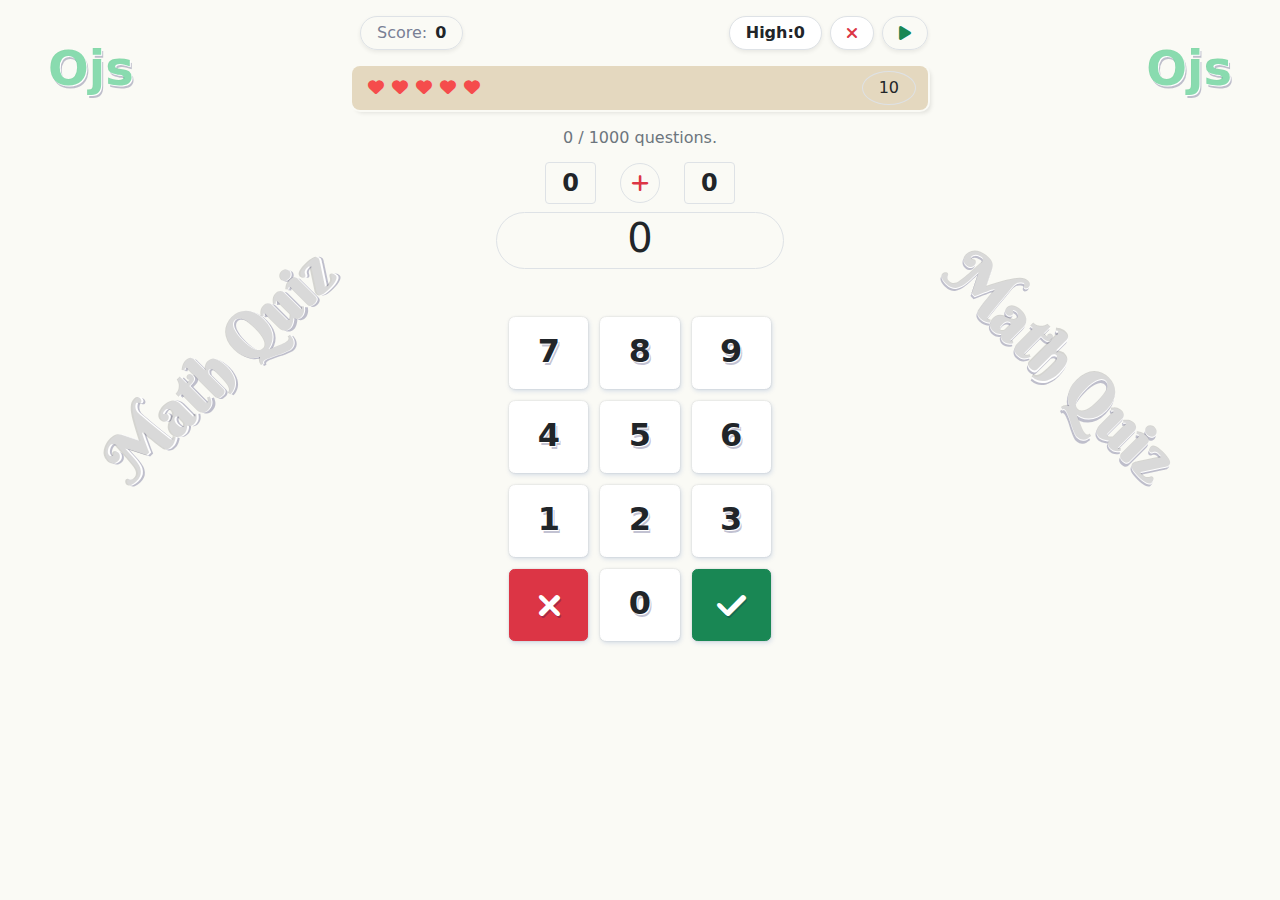
<file: index.html>
<!DOCTYPE html>
<html lang="en">
<head>
  <meta charset="UTF-8">
  <meta name="viewport" content="width=device-width, initial-scale=1.0">
  <title>OJS Math Game</title>
    <link rel="stylesheet" href="assets/vendor/bootstrap-5.1.3-dist/css/bootstrap.min.css">
    <link rel="stylesheet" href="assets/vendor/fontawesome-free-6.3.0-web/css/all.min.css">
  <!-- Custom CSS -->
  <link rel="stylesheet" href="./css/app.css">
  <!-- <style>
    *{
        margin: 0;
    }

    .btn-number {
        padding: 1.5rem 2rem;
        font-size: large;
    }

    .btn-clear {
        padding: 1.5rem 2rem;
        font-size: large;
    }

    .lives {
        color: rgb(245, 76, 76);
    }
  </style> -->
</head>
<body>
    <div id="root">

    </div>

    <script src="assets/vendor/jquery-3.6.4/jquery.min.js"></script>

    <script src="assets/vendor/bootstrap-5.1.3-dist/js/bootstrap.bundle.min.js"></script>

    <script src="js/OpenScript.js"></script>
    <script src="js/ojs-config.js"></script>
    <script src="js/app.js"></script>
</body>
</html>
</file>
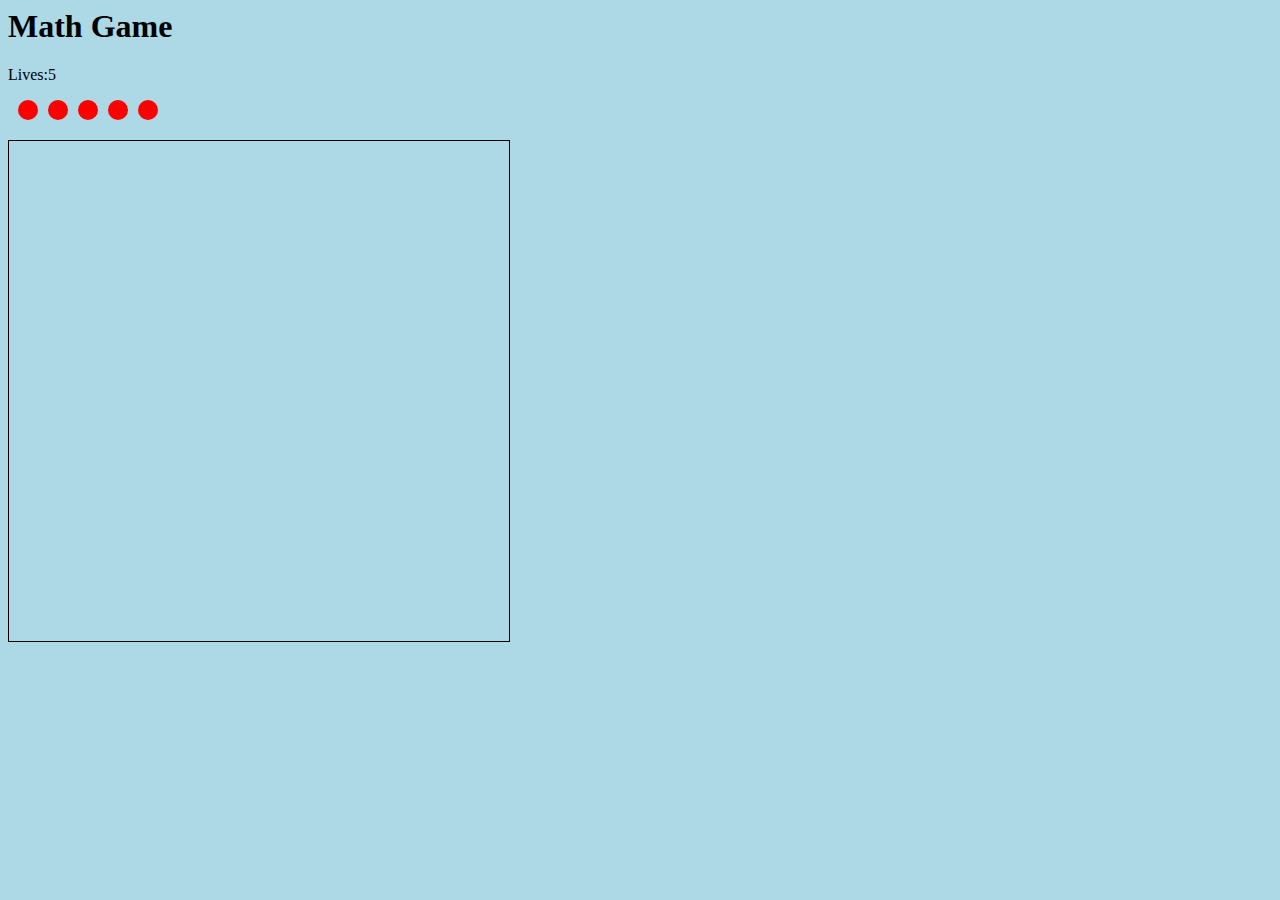
<file: MathQuiz.html>
<html lang="en">
<head>
    <meta charset="UTF-8">
    <meta name="viewport" content="width=device-width, initial-scale=1.0">
    <title>Document</title>
    <link href="https://cdn.jsdelivr.net/npm/bootstrap@5.3.0/dist/css/bootstrap.min.css" rel="stylesheet" integrity="sha384-9ndCyUaIbzAi2FUVXJi0CjmCapSmO7SnpJef0486qhLnuZ2cdeRhO02iuK6FUUVM" crossorigin="anonymous">

<style>

body {
            background-color: lightblue;
        }
        .life {
            display: inline-block;
            width: 20px;
            height: 20px;
            border-radius: 50%;
            background-color: red;
            margin-left: 10px;
        }
        #game {
            position:center;
            width: 500px;
            height: 500px;
            border: 1px solid black;
            margin-top: 20px;
        }
    </style>
</head>
<body>
    
    <h1>Math Game</h1>
    <p>Lives:5</p>
    <div id="root"></div>
    <div id="lives"></div>
    <div id="game"></div>
    <script>
        
        let lives = 5;
        const livesContainer = document.querySelector('#lives');
        for (let i = 0; i < lives; i++) {
            const life = document.createElement('div');
            life.classList.add('life');
            livesContainer.appendChild(life);
        }

        let numQuestions = livesContainer;
let score = 0;
document.InnerHTML(`your score is:${score}`)

for (let i = 0; i < numQuestions; i++) {
    let num1 = Math.floor(Math.random() * 10) + 1;
    let num2 = Math.floor(Math.random() * 10) + 1;
    let answer = document.InnnerHTML(`What is ${num1} + ${num2}?`);
    if (answer == num1 + num2) {
        score++;
    }
}
document.InnerHTML(`You got ${score} out of ${numQuestions} questions right!`);


console.log(TheGame());

function ExitTheGame(){
    document.InnerHTML("Thank you for playing the game...");

}
let ContinuationOrExit=prompt("press 1 if you would like to continue\n press 2 if you would like to eit the game");

switch(ContinuationOrExit){
    case '1':
       TheGame();
    break;
    case '2':
        ExitTheGame();
    break;
    default:
       document.InnerHTML("the option that you choose is not in the availabe choices");

}


</script>
    
<script src="https://cdn.jsdelivr.net/npm/bootstrap@5.3.0/dist/js/bootstrap.bundle.min.js" integrity="sha384-geWF76RCwLtnZ8qwWowPQNguL3RmwHVBC9FhGdlKrxdiJJigb/j/68SIy3Te4Bkz" crossorigin="anonymous"></script>

 </body>
  <!--the game javascipt logic-->
  

 <!-- OpenScript JS -->
 <script src="js/OpenScript.js"></script>
 <script src="js/ojs-config.js"></script>
 <script src="js/app.js"></script>
</html>
</file>
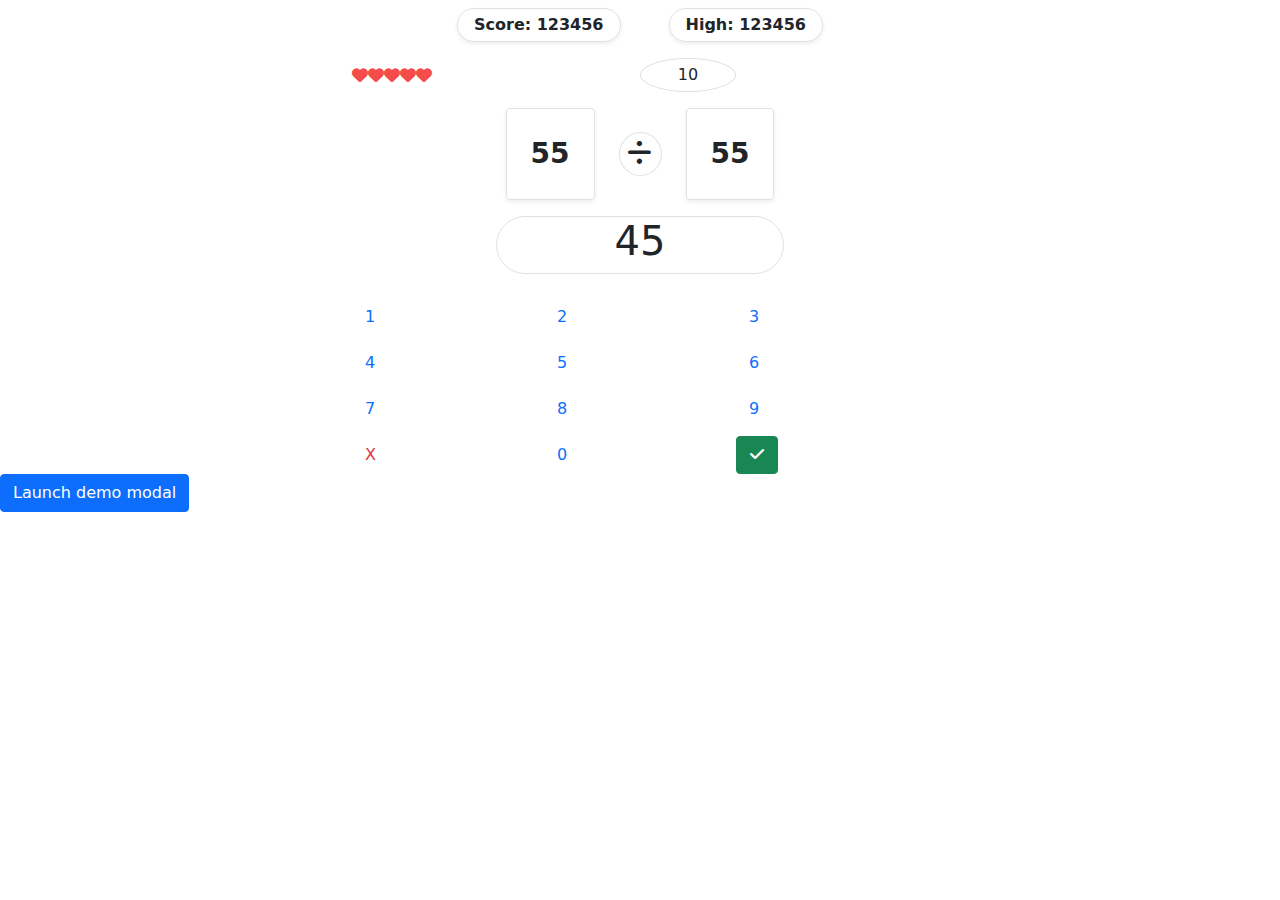
<file: tmp.html>
<!DOCTYPE html>
<html lang="en">
<head>
  <meta charset="UTF-8">
  <meta name="viewport" content="width=device-width, initial-scale=1.0">
  <title>Tmp</title>
  <link rel="stylesheet" href="assets/vendor/bootstrap-5.1.3-dist/css/bootstrap.min.css">
  <link rel="stylesheet" href="assets/vendor/fontawesome-free-6.3.0-web/css/all.min.css">
  <link rel="stylesheet" href="./css/app.css">
</head>
<body>

<div class="container">
  <div class="d-flex mt-2 fw-bolder mb-3 justify-content-center">
    <div class="border px-3 py-1 text-center rounded-pill shadow-sm">
      <span>Score:</span> <span>123456</span>
    </div>
    <div class="col-1"></div>
    <div class="border px-3 py-1 text-center rounded-pill shadow-sm">
      <span>High:</span> <span>123456</span>
    </div>
  </div>

  <div class="row mb-3">
    <div class="col col-6">
      <div class="lives">
        <i class="fas fa-heart"></i>
        <i class="fas fa-heart"></i>
        <i class="fas fa-heart"></i>
        <i class="fas fa-heart"></i>
        <i class="fas fa-heart"></i>
      </div>
    </div>

    <div class="col col-2 align-self-end">
      <div class="border rounded-circle p-1 text-center">
        10
      </div>
    </div>

  </div>

  <div class="d-flex mb-3 text-center justify-content-center align-items-center">
    <div class="border p-4 rounded shadow-sm">
      <span class="fs-3 fw-bold text-dark" id="num-1">
        55
      </span>
    </div>
    <div class="border px-2 rounded-circle fs-3 fw-bold mx-4">
      <i class="fas fa-divide" id="operator"></i>
    </div>
    <div class="border p-4 rounded shadow-sm">
      <span class="fs-3 fw-bold text-dark" id="num-2">
        55
      </span>
    </div>
  </div>

  <div class="mb-4 text-center">
    <div class="border rounded-pill w-50 mx-auto">
      <h1>45</h1>
    </div>
  </div>

  <div class="row">
    <div class="col-12">
      <div>
        <div class="row">
          <div class="col-4">
            <button class="btn btn-outline-primary btn-number" data-number="1">1</button>
          </div>
          <div class="col-4">
            <button class="btn btn-outline-primary btn-number" data-number="2">2</button>
          </div>
          <div class="col-4">
            <button class="btn btn-outline-primary btn-number" data-number="3">3</button>
          </div>
        </div>

        <div class="row mt-2">
          <div class="col-4">
            <button class="btn btn-outline-primary btn-number" data-number="4">4</button>
          </div>

          <div class="col-4">
            <button class="btn btn-outline-primary btn-number" data-number="5">5</button>
          </div>
          <div class="col-4">
            <button class="btn btn-outline-primary btn-number" data-number="6">6</button>
          </div>
        </div>
        <div class="row mt-2">
          <div class="col-4">
            <button class="btn btn-outline-primary btn-number" data-number="7">7</button>
          </div>
          <div class="col-4">
            <button class="btn btn-outline-primary btn-number" data-number="8">8</button>
          </div>
          <div class="col-4">
            <button class="btn btn-outline-primary btn-number" data-number="9">9</button>
          </div>
        </div>

        <div class="row mt-2">
          <div class="col-4">
            <button class="btn btn-outline-danger btn-clear">X</button>
          </div>
          <div class="col-4">
            <button class="btn btn-outline-primary btn-number" data-number="0">0</button>
          </div>
          <div class="col-4">
            <button class="btn btn-success btn-clear">
              <i class="fas fa-check"></i>
            </button>
          </div>
        </div>

      </div>
    </div>
  </div>
</div>

<!-- Button trigger modal -->
<button type="button" class="btn btn-primary" data-bs-toggle="modal" data-bs-target="#exampleModal">
  Launch demo modal
</button>

<!-- Modal -->
<div class="modal fade" id="exampleModal" tabindex="-1" aria-labelledby="exampleModalLabel" aria-hidden="true">
  <div class="modal-dialog">
    <div class="modal-content">
      <div class="modal-header border-white">
        <h5 class="modal-title text-danger" id="exampleModalLabel">Game over!!!</h5>
        <button type="button" class="btn-close" data-bs-dismiss="modal" aria-label="Close"></button>
      </div>
      <div class="modal-body">
        <p>Your score is: <span class="fw-bold" id="score">55</span></p>
        <p>Your highest score is: <span class="fw-bold" id="scoreHighest">55</span></p>
      </div>
      <div class="modal-footer">
        <button type="button" class="btn btn-primary" data-bs-dismiss="modal">Close</button>
      </div>
    </div>
  </div>
</div>


<script src="assets/vendor/jquery-3.6.4/jquery.min.js"></script>
<script src="assets/vendor/bootstrap-5.1.3-dist/js/bootstrap.bundle.min.js"></script>

</body>
</html>
</file>
<file: css/app.css>
@import url('https://fonts.googleapis.com/css2?family=Berkshire+Swash&display=swap');

:root {
   --keypad-spacer: .75rem;
   --body-bg: #fafaf5;
   --ojs-top: 2rem;
   --ojs-x: 3rem;
}

#root {
   min-height: 100vh;
   min-height: 100dvh;
   background-color: var(--body-bg);
}

#root::before,
#root::after {
   content: "Ojs";
   position: fixed;
   font-size: 3rem;
   font-weight: 700;
   color: rgba(19, 183, 95, 0.5);
   text-shadow:
      1px 1px #fff,
      2px 3px rgba(11, 11, 78, .25);
   top: var(--ojs-top);
}

#root::before {
   left: var(--ojs-x);
}

#root::after {
   right: var(--ojs-x);
}

.lives {
   color: rgb(245, 76, 76);
}

.container {
   max-width: 600px !important;
}

[class*=btn-outline] {
   background-color: #fff;
   border-color: #fff;
}

.row {
   --bs-gutter-x: 0;
}


/* keypad */

.row-keypad {
   position: relative;
}

.row-keypad::before,
.row-keypad::after {
   content: "Math Quiz";
   position: absolute;
   font-size: 4rem;
   font-weight: 700;
   font-family: 'Berkshire Swash', cursive;
   color: rgba(0, 0, 0, .15);
   text-shadow:
      1px 1px #fff,
      2px 3px rgba(11, 11, 78, .25);
   top: 0;
}

.row-keypad::before {
   transform: translateX(-17.5rem) rotate(-45deg);
   left: 0;
}

.row-keypad::after {
   transform: translateX(17.5rem) rotate(45deg);
   right: 0;
}

.row-keypad .row {
   justify-content: center;
}

.row-keypad .row>* {
   width: max-content;
}

.row-keypad .row+* {
   margin-top: var(--keypad-spacer);
}

.row-keypad .row>*+* {
   margin-left: var(--keypad-spacer);
}

.row-keypad .btn {
   --size: 4.5rem;
   width: calc(1.1 * var(--size));
   height: var(--size);
   display: inline-flex;
   align-items: center;
   justify-content: center;
   font-size: 2rem;
   font-weight: 700;
   border-radius: .35rem;
   user-select: none;
   text-shadow:
      1px 1px #fff,
      2px 3px rgba(11, 11, 78, .25);
   box-shadow:
      0 0 2px rgba(0, 0, 0, .15),
      1px 2px 5px rgba(7, 60, 159, .15);
}

.row-keypad .btn-number {
   padding-bottom: .6rem;
}

.row-keypad .btn-number:hover {
   text-shadow:
      1px 1px #212529,
      2px 3px rgba(184, 184, 227, 0.4);
}


/* scores */

.row-scores {
   padding-block: 1rem .5rem;
}

.row-scores>* {
   display: inline-flex;
   align-items: center;
   justify-content: center;
   flex-wrap: wrap;
}

.row-scores > :nth-child(2) {
   margin-right: auto;
}

.row-scores > :nth-child(1)>span:first-child,
.row-scores > :nth-child(2)>span:first-child {
   color: #798095;
   padding-right: .5rem;
   font-weight: 500;
}

.row-scores > :nth-child(3),
.row-scores > :nth-child(4) {
   cursor: pointer;
   background-color: #fff;
}

.row-scores > :nth-child(3):hover {
   background-color: #f1c6c6;
}

.row-scores > :nth-child(4):hover {
   background-color: #d0f4df;
}


/* lives */

.row-lives {
   padding: .3rem .75rem;
   background-color: #e4d8bf;
   border-radius: .5rem;
   box-shadow:
      0 0 0 2px var(--body-bg),
      3px 3px 4px rgba(0, 0, 0, .1);
}

.lives {
   height: 100%;
   display: flex;
   align-items: center;
}

.box-timer {
   display: inline-block;
   padding: .25rem 1rem;
   font-weight: 500;
}

/* questions */

.row-questions {
   padding-block: .5rem;
}


/* operations */

.box-op-number {
   padding: .5rem 1rem;
   line-height: 1;
}

.box-op-sign {
   --size: 40px;
   width: var(--size);
   height: var(--size);
   line-height: 1;
   display: inline-flex;
   align-items: center;
   justify-content: center;
   color: var(--bs-danger);
   font-weight: 900;
}

/* answer */

.answer-input {
   padding-block: .35rem .1rem;
}
.answer-input>* {
   line-height: 1;
}

/* modal */

.modal-content {
   --radius: .5rem;
   border-radius: var(--radius);
   box-shadow: 7px 10px 30px rgba(0, 0, 0, .25);
}

.modal-header {
   border-top-left-radius: calc(var(--radius) - 1px);
   border-top-right-radius: calc(var(--radius) - 1px);
}

.modal-footer {
   border-bottom-left-radius: calc(var(--radius) - 1px);
   border-bottom-right-radius: calc(var(--radius) - 1px);
}


/* media queries */

@media (max-width: 850px) {
   :root {
      --ojs-top: 8rem;
      --ojs-x: 1rem;
   }

   #root::before,
   #root::after {
      font-size: 2rem;
      opacity: .5;
   }
   
   .row-keypad::before,
   .row-keypad::after {
      font-size: 2.5rem;
      opacity: .5;
   }

   .row-keypad::before {
      transform: translateX(-8.5rem) rotate(-90deg);
   }

   .row-keypad::after {
      transform: translateX(8.5rem) rotate(90deg);
   }
}

@media (max-width: 700px) {
   .row-keypad::before {
      transform: translateX(-5.5rem) rotate(-90deg);
   }

   .row-keypad::after {
      transform: translateX(5.5rem) rotate(90deg);
   }
}

@media (max-width: 500px) {
   :root {
      --ojs-top: 10rem;
      --ojs-x: .5rem;
   }

   #root::before,
   #root::after {
      font-size: 1.5rem;
   }

   .row-keypad::before,
   .row-keypad::after {
      font-size: 1.75rem;
   }

   .row-keypad::before {
      transform: translateX(-4rem) rotate(-90deg);
   }

   .row-keypad::after {
      transform: translateX(4rem) rotate(90deg);
   }
}
</file>
